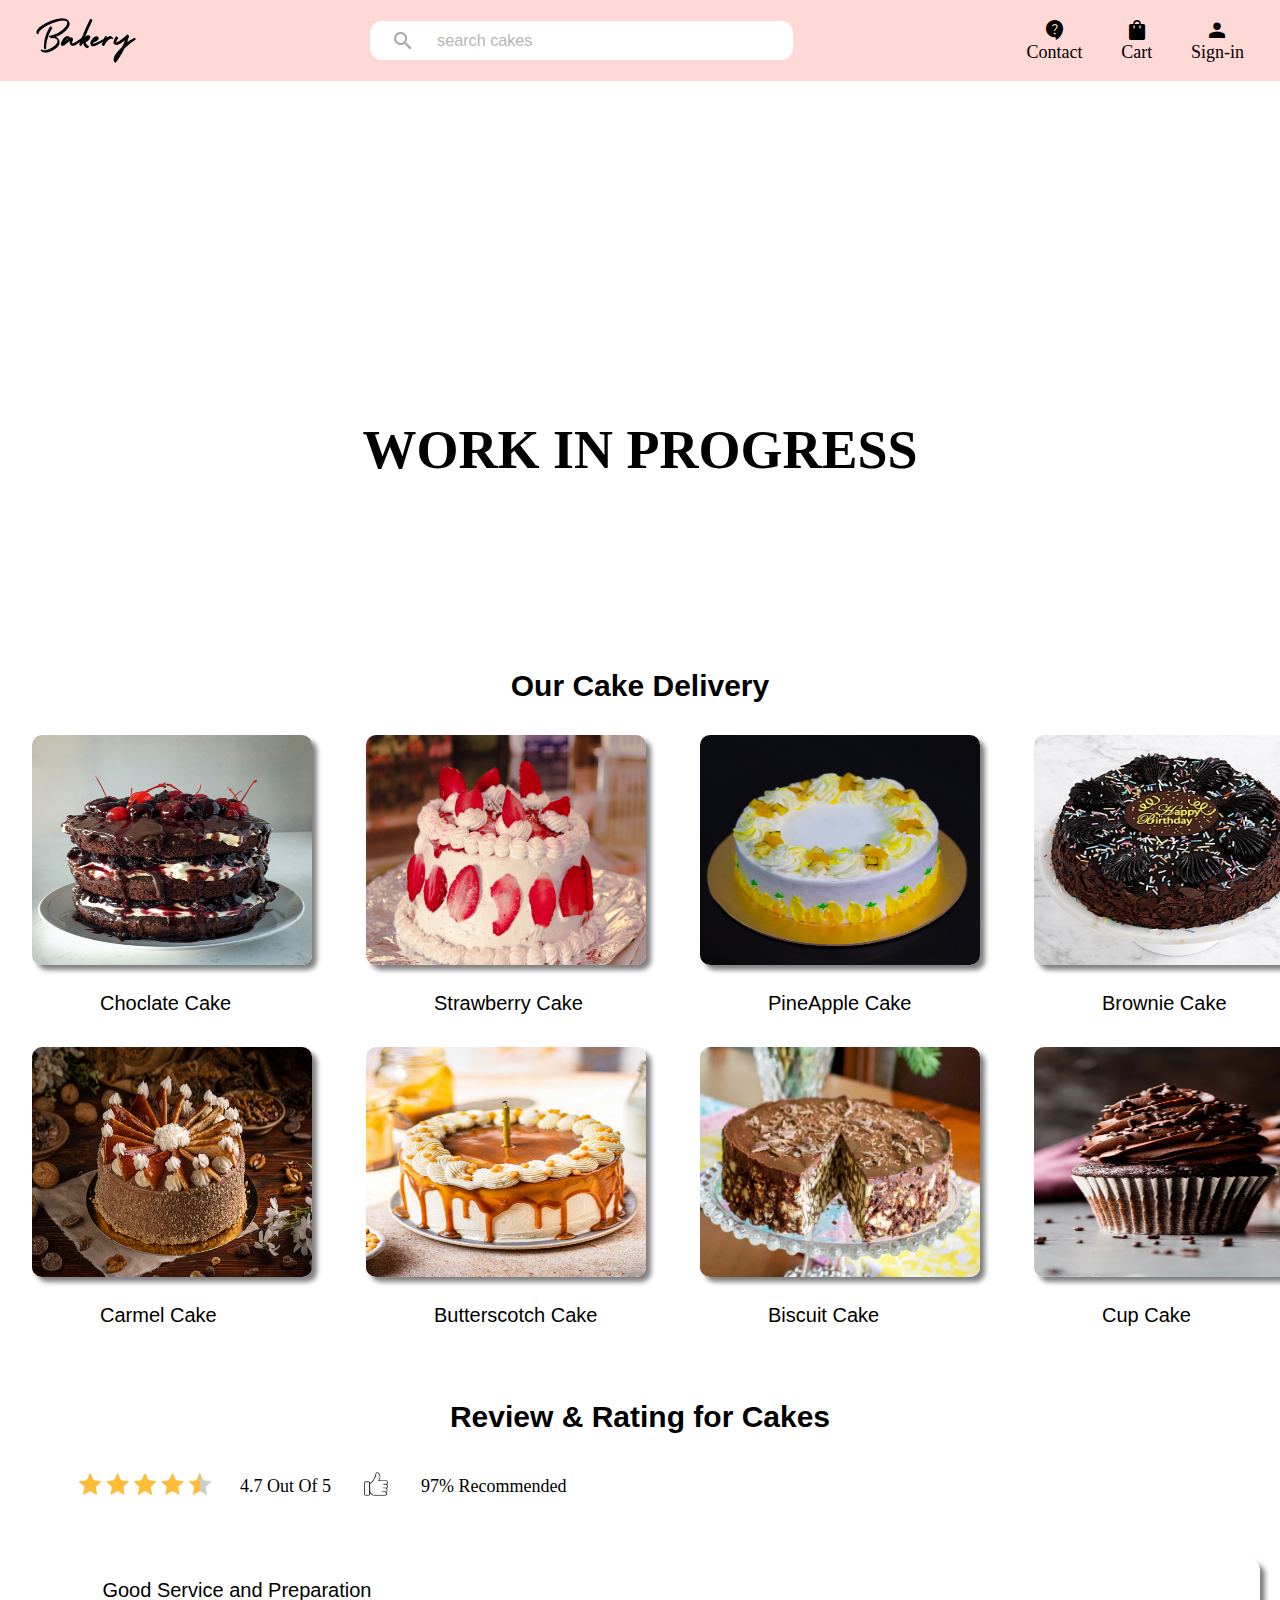
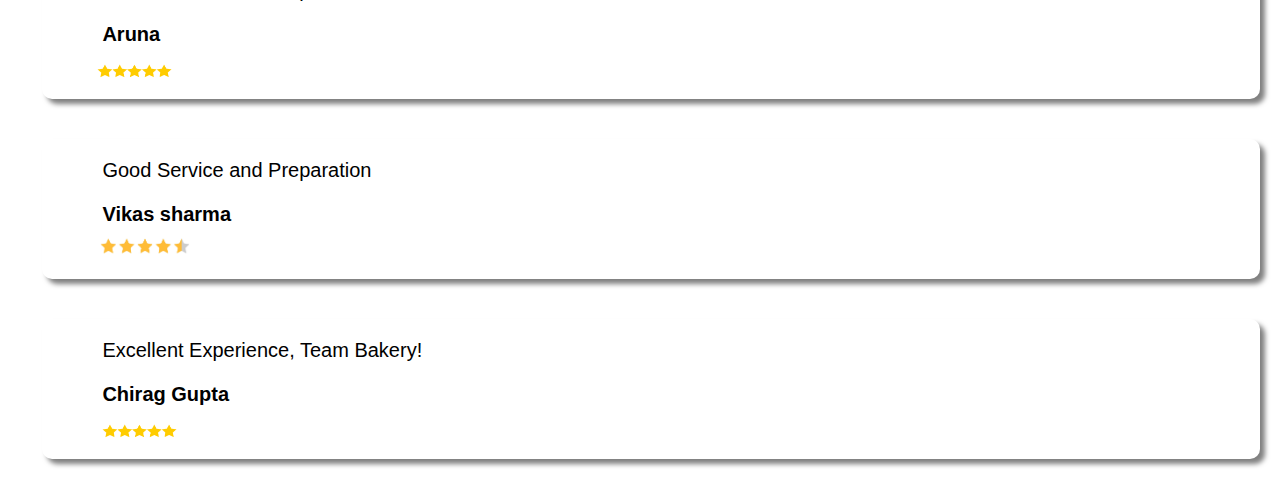
<file: index.html>
<!DOCTYPE html>
<html lang="en">

<head>
    <meta charset="UTF-8">
    <meta http-equiv="X-UA-Compatible" content="IE=edge">
    <meta name="viewport" content="width=device-width>, initial-scale=1.0">
    <title>Document</title>
    <link href="https://fonts.googleapis.com/icon?family=Material+Icons" rel="stylesheet">
    <link rel="stylesheet"
        href="https://fonts.googleapis.com/css2?family=Material+Symbols+Outlined:opsz,wght,FILL,GRAD@20..48,100..700,0..1,-50..200" />
    <link rel="stylesheet" href="index.css">
</head>

<body>
    <header>
        <!-- <h1>LOGO</h1> -->
        <div class="logo-nav">
            <img src="bakeryLogo/logo.png" />

            <div class="search-box1">
                <span class="material-icons md-48 se">search</span>
                <input type="search" placeholder="search cakes" />
            </div>
            <nav>
                <ul>
                    <!--  <li class="ic-h"><a href="#"><span class="material-symbols-outlined ic">
Search
</span>Search</a></li>  -->
                    <li class="ic-h"><a href="#"><span class="material-symbols-outlined ic">
                                contact_support
                            </span>Contact</a></li>
                    <li class="ic-h"><a href="#"><span class="material-symbols-outlined ic">
                                shopping_bag
                            </span>Cart</a></li>
                    <li class="ic-h"><a href="#"><span class="material-symbols-outlined ic">
                                person
                            </span>Sign-in</a></li>
                    <li class="ic-hw"><a href="#"><span class="material-symbols-outlined ic">
                                person
                            </span></a></li>
                    <li class="ic-hw"><a href="#"><span class="material-symbols-outlined ic">
                                more
                            </span></a></li>
                </ul>
            </nav>
        </div>
        <div class="search-box">
            <span class="material-icons md-48 se">search</span>
            <input type="search" placeholder="search cakes" />
        </div>
    </header>
    <h1 class="h1">WORK IN PROGRESS</h1>
    <br><br><br><br><br><br><br>
    <br><br><br><br><br><br><br>
    <br><br><br><br><br><br><br>
    <br><br><br><br><br><br><br>
    <!-- Flavours Page Code -->
    <div class="cards">
        <h1 id="heading">Our Cake Delivery</h1>
        <table cellspacing="10px" cellpadding="10px">
            <tr>
                <td><a href=""><img src="img/choclate cake.jpg" alt="Choclate Cake" class="Cake-Photo"></a><br><a
                        href="" class="Cake-Page">Choclate Cake</a></td>
                <td><a href=""><img src="img/strawberry cake.jpg" alt="strawberry Cake" class="Cake-Photo"></a><br><a
                        href="" class="Cake-Page">Strawberry Cake</a> </td>
                <td><a href=""><img src="img/PineApple Cake.jpg" alt="PineApple Cake" class="Cake-Photo"></a><br><a
                        href="" class="Cake-Page">PineApple Cake</a> </td>
                <td><a href=""><img src="img/Brownie cake.jpg" alt="Brownie Cake" class="Cake-Photo"></a><br><a href=""
                        class="Cake-Page">Brownie Cake</a> </td>
            </tr>
            <tr>
                <td><a href=""><img src="img/carmel cake.jpg" alt="Carmel Cake" class="Cake-Photo"></a><br><a href=""
                        class="Cake-Page">Carmel Cake</a></td>
                <td><a href=""><img src="img/butterscotch cake.jpg" alt="Butterscotch Cake"
                            class="Cake-Photo"></a><br><a href="" class="Cake-Page">Butterscotch Cake</a> </td>
                <td><a href=""><img src="img/Biscuit-Cake.jpg" alt="Biscuit Cake" class="Cake-Photo"></a><br><a href=""
                        class="Cake-Page">Biscuit Cake</a> </td>
                <td><a href=""><img src="img/cup cake.jpg" alt="Cup Cake" class="Cake-Photo"></a><br><a href=""
                        class="Cake-Page">Cup
                        Cake</a> </td>
            </tr>
        </table>
    </div>
    <br><br><br>
    <div class="reviews">
        <h1 id="heading">Review & Rating for Cakes</h1>
        <table cellspacing="20px" cellpadding="20px" style="padding-left:50px;">
            <tr>
                <td><img src="img/4.7star rating.jpg" alt="Rating" width="150px; heigth:50px;"></td>
                <td>4.7 Out Of 5</td>
                <td><img src="img/thumb1.jpg" alt="thumb" width="50px; heigth:50px;"></td>
                <td>97% Recommended</td>
            </tr>
        </table>
        <div class="customer-review">
            <table cellspacing="20px" cellpadding="20px">
                <div class="customer">
                    <p class="Cake-Page1">Good Service and Preparation</p><br>
                    <h3 class="Cake-Page1">Aruna</h3>
                    <img src="img/5-star-rating.png" alt="" style="padding-left: 20px;" width="105px" height="50px">
                </div>
                <div class="customer">
                    <p class="Cake-Page1">Good Service and Preparation</p><br>
                    <h3 class="Cake-Page1">Vikas sharma</h3>
                    <img src="img/4.7star rating.jpg" alt="" style="padding-left: 33px;" width="100px" height="40px">
                </div>
                <div class="customer">
                    <p class="Cake-Page1">Excellent Experience, Team Bakery!</p><br>
                    <h3 class="Cake-Page1">Chirag Gupta</h3>
                    <img src="img/5-star-rating.png" alt="" style="padding-left: 25px;" width="105px" height="50px">
                </div>
            </table>
        </div>
    </div>
    </div>
</body>

</html>
</file>
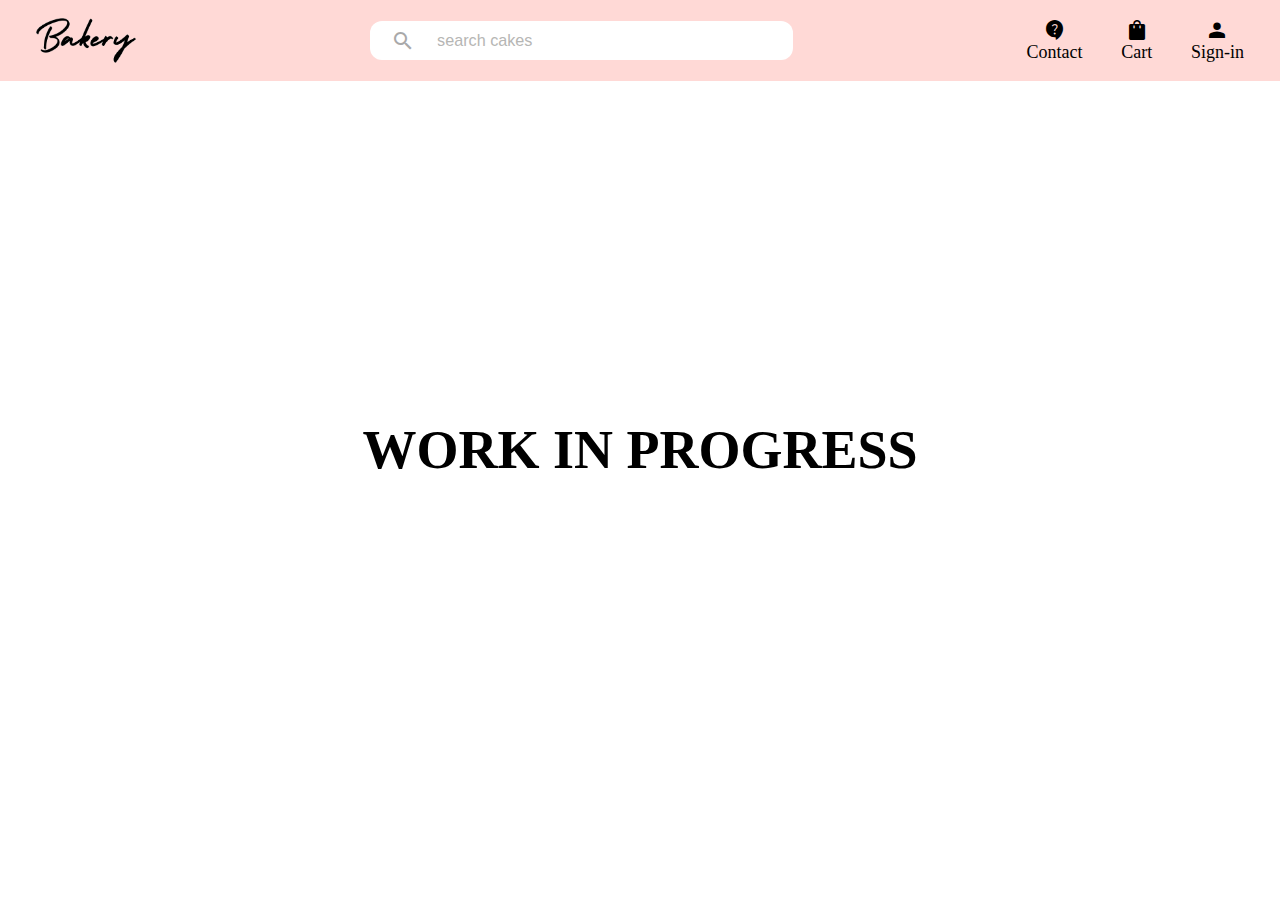
<file: src/Html/index.html>
<!DOCTYPE html>
<html lang="en">
<head>
    <meta charset="UTF-8">
    <meta http-equiv="X-UA-Compatible" content="IE=edge">
    <meta name="viewport" content="width=<device-width>, initial-scale=1.0">
    <title>Document</title>
    <link href="https://fonts.googleapis.com/icon?family=Material+Icons"
      rel="stylesheet">
      <link rel="stylesheet" href="https://fonts.googleapis.com/css2?family=Material+Symbols+Outlined:opsz,wght,FILL,GRAD@20..48,100..700,0..1,-50..200" />
    <style>
        *{
            margin: 0;
            padding: 0;
            font-size: 18px;
        }
        body{

        }
        header{
            min-height: 8vh;
            
            width: 100%;
            display: flex;
            justify-content: space-between;
            padding: 1em 2em;
            align-items: center;
            box-sizing: border-box;
            background-color: #FFD9D6;
            /*box-shadow: 2px 1px 12px #888888;*/
        }
        header h1{
            font-size: 1.5rem;
        }
        header img{
            min-width: 100px;
            width: 8%;
            max-width: 120px;
            /*order: 1;*/
        }

        header .search-box{
            
            display: flex;
            align-items: center;
            
            border-radius: 12px;
            background-color: ;
            width: 25%;

            min-width: 207px;

            background-color: white;
            order: 5;
            display: none;
        }
        header .search-box1{
            /*border: 1px solid grey;*/
            display: flex;
            align-items: center;
            /*padding: .3em .9em ;*/
            border-radius: 12px;
            background-color: ;
            width: 35%;

            min-width: 207px;

            background-color: white;
            /*order: 5;*/
        }
        header .logo-nav{
            display: flex;
                width: 100%; 
                justify-content: space-between;
                align-items: center;           
        }
        header div .se{
            margin: .3em .9em;
            font-size:24px;
            color: #A9A9A9;
        } 
        .material-symbols-outlined {
  font-variation-settings:
  'FILL' 1,
  'wght' 400,
  'GRAD' 0,
  'opsz' 48
}
        header input{
            height: fit-content;
            width: 75%;
            /*min-width: 120px;*/
            font-size: .9rem;
            /*margin: 0px 1em;*/
            border: none;
            border-radius: .5em;
            outline: none;
            background-color: white;
            color: #3A3B3C;

        }

        input[type="search"]::-webkit-search-cancel-button {
             display: none;
        }
        ::placeholder {
             color: #B6B6B4;
             opacity: 1; /* Firefox */
}

header nav{
    width: 18%;

    /*order: 2;*/
}
        header nav ul{
            display: flex;
            list-style: none;
            padding: 0;
            width: 100%;
            justify-content: space-between;
            align-items: center;
        }
        header nav ul li{
            
            /*display: flex;*/

        }
        header nav ul li a{
            display: flex;
            flex-direction: column;
            text-align: center;
            text-decoration: none;
            color: black;
            /*font-size: 1.05rem;*/
        }
        .ic{

            font-size: 24px;
        }
        .ic-hw{
            display: none;
        }
       
        @media (max-width: 1020px){
            header nav{
                width: 25%;
            }
        }
        @media (max-width: 720px){
            header nav{
                width: 30%;
            }
        }
        @media (max-width: 580px){
            header {
                padding:1em 0.5em;
                display: inline-block;

                max-height: fit-content;


            }
            .logo-nav{
                margin-bottom: 1em;
            }
            header img{
                min-width: 90px;
                order: 1;
            }
            header .search-box{
               /* position: absolute  ;
                top: 8vh;*/
                display: flex;
                min-width:100%;
                
                margin: 0 auto;
                order: 4;
            }
             header nav{
    width:20%;
    order: 2;
    }
    header .search-box1{
        display: none;
    }
 header .logo-nav{
            display: flex;
                width: 100%; 
                justify-content: space-between;
                align-items: center;           
        }
            .ic-h{
                display: none;
            }
            .ic-hw a .ic{
                
                font-size: 32px;
            }
            .ic-hw{
                display: inline-block;
            } 
        }
        .h1{
            font-size: 3rem;
            position: absolute;
            top: 50%;
            left: 50%;
            transform: translate(-50%,-50%);
        }
    </style>
</head>
<body>
    
    <header>
        <!-- <h1>LOGO</h1> -->
        <div class="logo-nav">
        <img src="/bakeryLogo/logo.png"/>
        
        <div class="search-box1">
            <span class="material-icons md-48 se">search</span>
            <input type="search" placeholder="search cakes" />
        </div>
        <nav>
            <ul>
               <!--  <li class="ic-h"><a href="#"><span class="material-symbols-outlined ic">
Search
</span>Search</a></li>  -->
               <li class="ic-h"><a href="#"><span class="material-symbols-outlined ic">
contact_support
</span>Contact</a></li> 
               <li class="ic-h"><a href="#"><span class="material-symbols-outlined ic">
shopping_bag
</span>Cart</a></li> 
               <li class="ic-h"><a href="#"><span class="material-symbols-outlined ic">
person
</span>Sign-in</a></li>
<li class="ic-hw"><a href="#"><span class="material-symbols-outlined ic">
person
</span></a></li>  
<li class="ic-hw"><a href="#"><span class="material-symbols-outlined ic">
more
</span></a></li> 
            </ul>
        </nav>
        </div>
        <div class="search-box">
            <span class="material-icons md-48 se">search</span>
            <input type="search" placeholder="search cakes" />
        </div>
    </header>
    <h1 class="h1">WORK IN PROGRESS</h1>
</body>
</html>
</file>
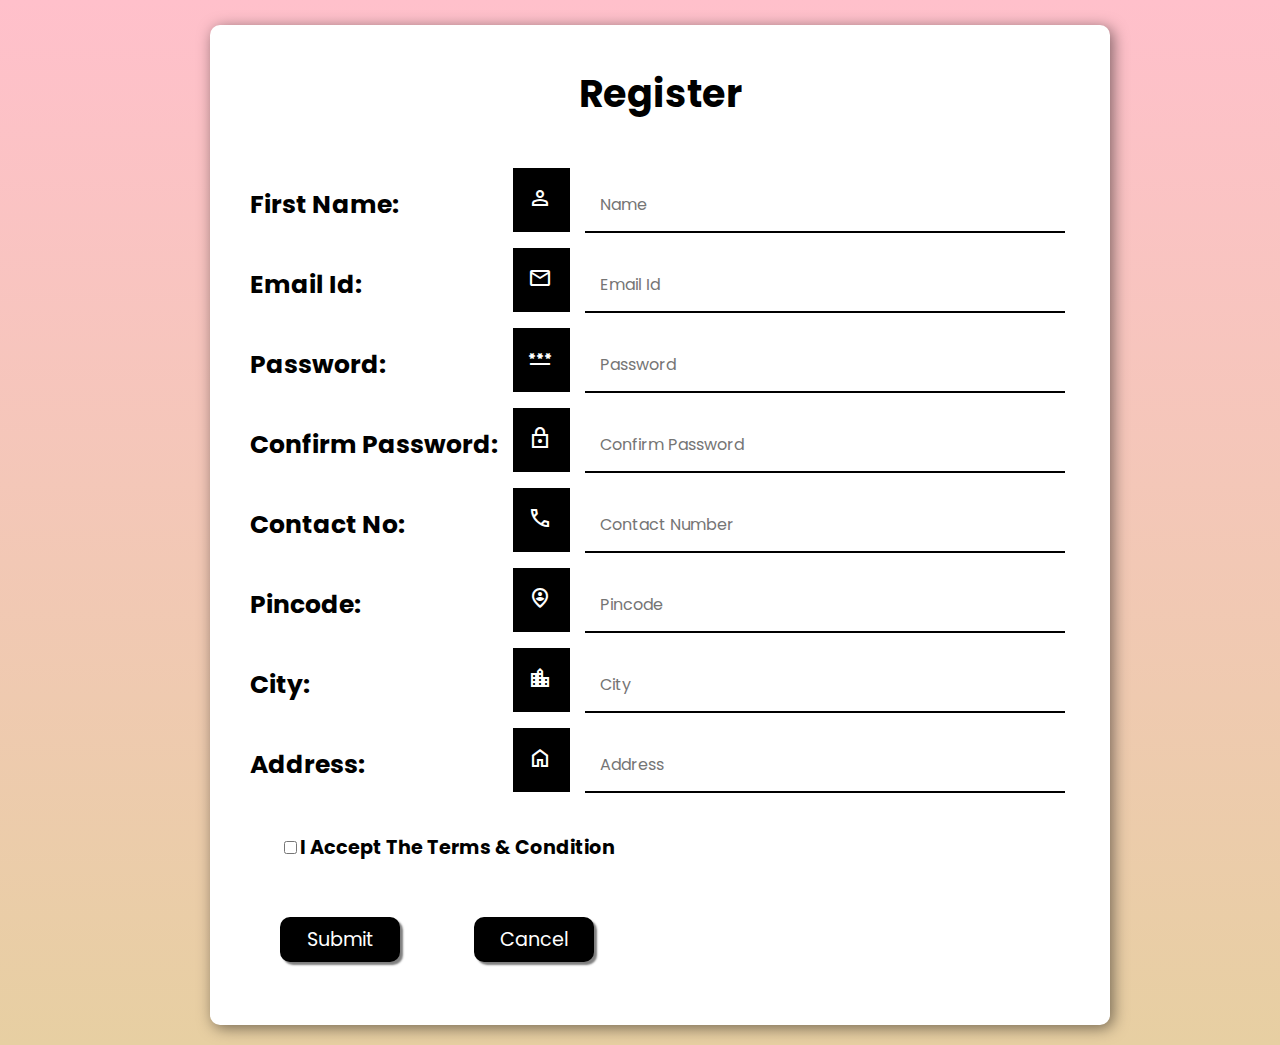
<file: signup.html>
<!DOCTYPE html>
<html lang="en">

<head>
    <meta charset="UTF-8">
    <meta http-equiv="X-UA-Compatible" content="IE=edge">
    <meta name="viewport" content="width=device-width, initial-scale=1.0">
    <title>Welcome To Sign Up Page</title>
    <link rel="stylesheet"
        href="https://fonts.googleapis.com/css2?family=Material+Symbols+Outlined:opsz,wght,FILL,GRAD@48,400,0,0" />
    <link rel="stylesheet"
        href="https://fonts.googleapis.com/css2?family=Material+Symbols+Sharp:opsz,wght,FILL,GRAD@48,400,0,0" />
    <link rel="stylesheet"
        href="https://fonts.googleapis.com/css2?family=Material+Symbols+Sharp:opsz,wght,FILL,GRAD@48,400,0,0" />
    <link rel="stylesheet"
        href="https://fonts.googleapis.com/css2?family=Material+Symbols+Outlined:opsz,wght,FILL,GRAD@48,400,0,0" />
    <link rel="stylesheet" href="signup.css">

</head>

<body>
    <div class="container">
        <h1 id="heading">Register</h1>
        <table id="table" cellpadding="10px" cellspacing="5px">
            <tr class="table">
                <td class="form">
                    First Name:
                </td>
                <td class="icon">
                    <span class="material-symbols-outlined" class="icon">person</span>
                </td>
                <td><input type="text" class="TextBox" placeholder="Name" maxlength="20"></td>
            </tr>
            <tr class="table">
                <td class="form">
                    Email Id:
                </td>
                <td class="icon">
                    <span class="material-symbols-outlined">mail</span>
                </td>
                <td><input type="text" class="TextBox" placeholder="Email Id" maxlength="25"></td>
            </tr>
            <tr class="table">
                <td class="form">
                    Password:
                </td>
                <td class="icon">
                    <span class="material-symbols-sharp">password</span>
                </td>
                <td><input type="password" class="TextBox" placeholder="Password" maxlength="20"></td>
            </tr>
            <tr class="table">
                <td class="form">
                    Confirm Password:
                </td>
                <td class="icon">
                    <span class="material-symbols-sharp">lock</span>
                </td>
                <td><input type="password" class="TextBox" placeholder="Confirm Password" maxlength="20"></td>
            </tr>
            <tr class="table">
                <td class="form">
                    Contact No:
                </td>
                <td class="icon">
                    <span class="material-symbols-sharp">call</span>
                </td>
                <td><input type="number" class="TextBox" placeholder="Contact Number" maxlength="20"></td>
            </tr>
            <tr class="table">
                <td class="form">
                    Pincode:
                </td>
                <td class="icon">
                    <span class="material-symbols-outlined">
                        person_pin_circle
                    </span>
                </td>
                <td><input type="number" class="TextBox" placeholder="Pincode" maxlength="20"></td>
            </tr>
            <tr class="table">
                <td class="form">
                    City:
                </td>
                <td class="icon">
                    <span class="material-symbols-sharp">location_city</span>
                </td>
                <td><input type="number" class="TextBox" placeholder="City" maxlength="20"></td>
            </tr>
            <tr class="table">
                <td class="form">
                    Address:
                </td>
                <td class="icon">
                    <span class="material-symbols-outlined">
                        home
                    </span>
                </td>
                <td><input type="number" class="TextBox" placeholder="Address" maxlength="20"></td>
            </tr>
        </table>
        <div class="tag">
        <input type="checkbox" name="button"/>I Accept The Terms & Condition
        </div>
        
        <button type="submit" value="submit" class="button">
            Submit
        </button>
        <button type="reset" value="reset" class="button">
            Cancel
        </button>
    </div>
</body>

</html>
</file>
<file: index.css>
* {
    margin: 0;
    padding: 0;
    font-size: 18px;
}

header {
    min-height: 8vh;
    width: 100%;
    display: flex;
    justify-content: space-between;
    padding: 1em 2em;
    align-items: center;
    box-sizing: border-box;
    background-color: #FFD9D6;
    /*box-shadow: 2px 1px 12px #888888;*/
}

header h1 {
    font-size: 1.5rem;
}

header img {
    min-width: 100px;
    width: 8%;
    max-width: 120px;
    /*order: 1;*/
}

header .search-box {

    display: flex;
    align-items: center;

    border-radius: 12px;
    /* background-color: ; */
    width: 25%;

    min-width: 207px;

    background-color: white;
    order: 5;
    display: none;
}

header .search-box1 {
    /*border: 1px solid grey;*/
    display: flex;
    align-items: center;
    /*padding: .3em .9em ;*/
    border-radius: 12px;
    /* background-color: ; */
    width: 35%;

    min-width: 207px;

    background-color: white;
    /*order: 5;*/
}

header .logo-nav {
    display: flex;
    width: 100%;
    justify-content: space-between;
    align-items: center;
}

header div .se {
    margin: .3em .9em;
    font-size: 24px;
    color: #A9A9A9;
}

.material-symbols-outlined {
    font-variation-settings:
        'FILL' 1,
        'wght' 400,
        'GRAD' 0,
        'opsz' 48
}

header input {
    height: fit-content;
    width: 75%;
    /*min-width: 120px;*/
    font-size: .9rem;
    /*margin: 0px 1em;*/
    border: none;
    border-radius: .5em;
    outline: none;
    background-color: white;
    color: #3A3B3C;

}

input[type="search"]::-webkit-search-cancel-button {
    display: none;
}

::placeholder {
    color: #B6B6B4;
    opacity: 1;
    /* Firefox */
}

header nav {
    width: 18%;

    /*order: 2;*/
}

header nav ul {
    display: flex;
    list-style: none;
    padding: 0;
    width: 100%;
    justify-content: space-between;
    align-items: center;
}

header nav ul li {

    /*display: flex;*/

}

header nav ul li a {
    display: flex;
    flex-direction: column;
    text-align: center;
    text-decoration: none;
    color: black;
    /*font-size: 1.05rem;*/
}

.ic {

    font-size: 24px;
}

.ic-hw {
    display: none;
}

@media (max-width: 1020px) {
    header nav {
        width: 25%;
    }
}

@media (max-width: 720px) {
    header nav {
        width: 30%;
    }
}

@media (max-width: 580px) {
    header {
        padding: 1em 0.5em;
        display: inline-block;

        max-height: fit-content;


    }

    .logo-nav {
        margin-bottom: 1em;
    }

    header img {
        min-width: 90px;
        order: 1;
    }

    header .search-box {
        /* position: absolute  ;
        top: 8vh;*/
        display: flex;
        min-width: 100%;

        margin: 0 auto;
        order: 4;
    }

    header nav {
        width: 20%;
        order: 2;
    }

    header .search-box1 {
        display: none;
    }

    header .logo-nav {
        display: flex;
        width: 100%;
        justify-content: space-between;
        align-items: center;
    }

    .ic-h {
        display: none;
    }

    .ic-hw a .ic {

        font-size: 32px;
    }

    .ic-hw {
        display: inline-block;
    }
}

.h1 {
    font-size: 3rem;
    position: absolute;
    top: 50%;
    left: 50%;
    transform: translate(-50%, -50%);
}

/* flavours page css */
.Cake-Photo{
     
    width: 280px;
    height: 230px;
    margin: 22px;
    border-radius: 10px;
    box-shadow:5px 5px 5px rgb(0 0 0 / 0.50);
}
#heading{
    font-size: 30px;
    font-family: 'Poppins', sans-serif;
    text-align: center;
}
.Cake-Page{
    text-decoration: none;
    color: black;
    padding-left: 90px;
    font-size: 20px;
    font-family: 'Poppins', sans-serif;
}
.Cake-Page1{
    text-decoration: none;
    color: black;
    padding-left: 40px;
    font-size: 20px;
    font-family: 'Poppins', sans-serif;
}
.customer{
    width: 92%;
    background-color: white;
    align-items: center;
    height: 100px;
    margin: 20px;
    border-radius: 10px;
    box-shadow:5px 5px 5px rgb(0 0 0 / 0.50);
    padding: 20px;
    float: right;
}
</file>
<file: signup.css>
@import url('https://fonts.googleapis.com/css2?family=Poppins:wght@300;400;500;600;700;800&display=swap');
@import url('https://fonts.googleapis.com/css2?family=Noto+Serif&display=swap');
body{
    margin:0;
    padding:0;
    background-color: #ceb180;
    background-image: linear-gradient(pink, rgb(231, 207, 162));
}
.container{
    background-color: white;
    margin: 20px;
    margin-left: 210px;
    height: 1000px;
    width: 900px;
    border-radius: 10px;
    box-shadow: 3px 3px 15px rgb(0 0 0 / 0.50);
    
}
#table{ 
    margin: 25px;
    padding-top: 15px; 
}

#heading{
    font-size: 38px;
    font-family: 'Poppins', sans-serif;
    text-align: center;
    padding-top: 40px;
}
.form{
    font-family: 'Poppins', sans-serif;
    font-size: 25px;
    font-weight: bold;
    padding-left: 10px;
}
.TextBox{
    float: right;
    width: 450px;
    height: 23px;
    padding: 15px;
    border: none;
    font-family: 'Poppins', sans-serif;
    font-size: medium;
    border-bottom: 2px solid black;
}
.icon{
    /* background-image: linear-gradient(pink, rgb(231, 207, 162)); */
    background-color: black;
    float: right;
    padding: 18px;
    padding-left: 15px;
    color: white;
}
.button{
    position: relative;
    width: 120px;
    height: 45px;
    border-radius: 10px;
    margin-top: 35px;
    margin-left: 70px;
    background-color: black;
    border: none;
    color: white;
    font-size: larger;
    font-family: 'Poppins', sans-serif;
    box-shadow: 3px 3px 2px rgb(0 0 0 / 0.50);
}
.tag{
    font-size: larger;
    font-family: 'Poppins', sans-serif;
    font-weight: bold;
    margin: 20px;
    padding-left: 50px;
}
</file>
